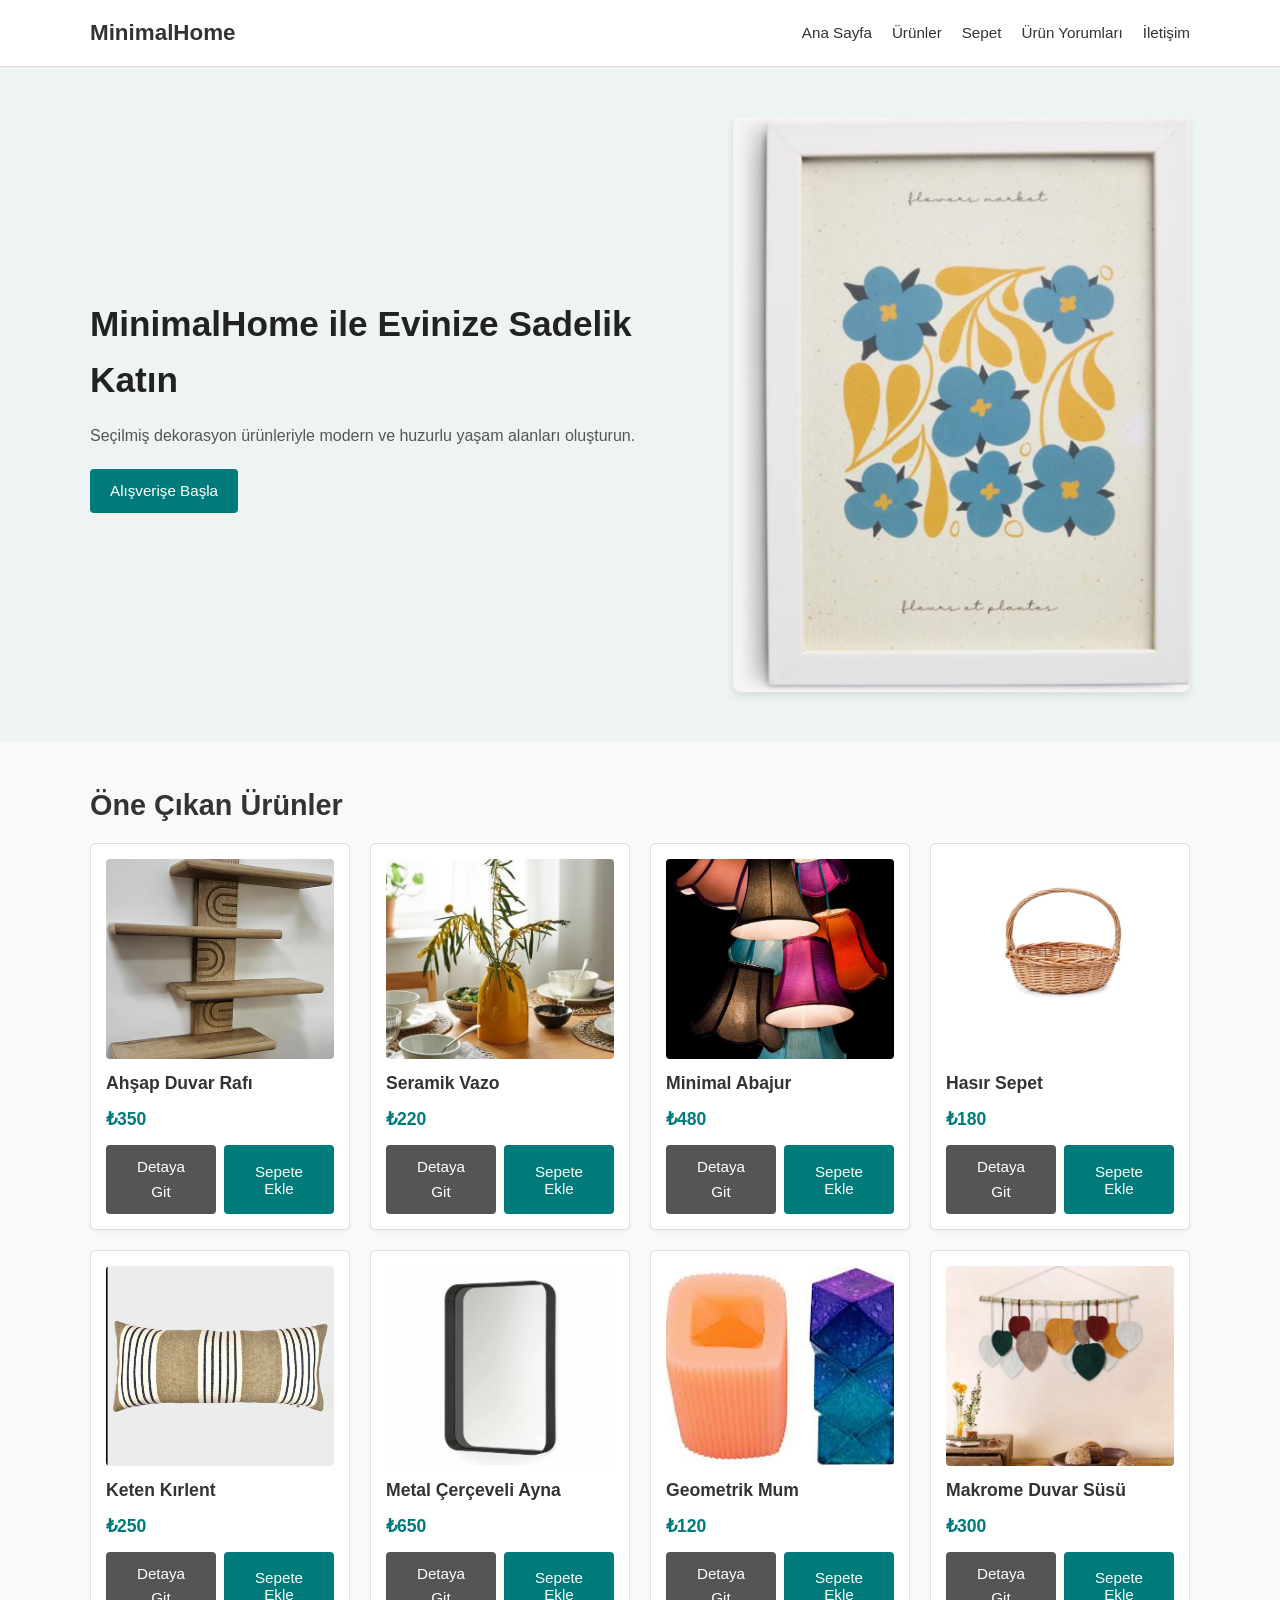
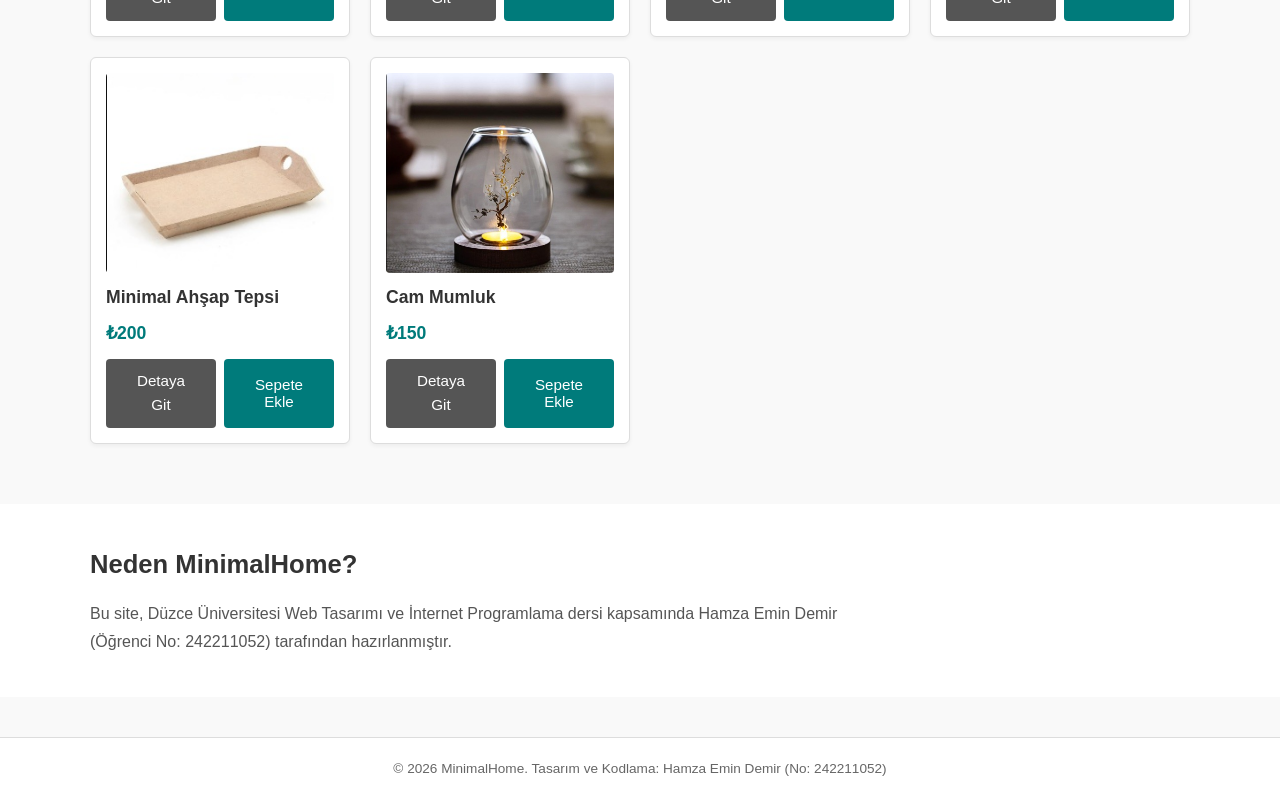
<file: index.html>
<!DOCTYPE html>
<html lang="tr">
<head>
  <meta charset="UTF-8">
  <meta name="viewport" content="width=device-width, initial-scale=1.0">
  <title>MinimalHome - Ana Sayfa</title>
  <link rel="stylesheet" href="styles/style.css">
</head>
<body>
  <header class="site-header">
    <div class="container nav-container">
      <div class="logo">
        <a href="index.html">MinimalHome</a>
      </div>
      <nav class="main-nav">
        <ul>
          <li><a href="index.html">Ana Sayfa</a></li>
          <li><a href="pages/products.html">Ürünler</a></li>
          <li><a href="pages/cart.html">Sepet</a></li>
          <li><a href="pages/reviews.html">Ürün Yorumları</a></li>
          <li><a href="pages/contact.html">İletişim</a></li>
        </ul>
      </nav>
    </div>
  </header>

  <main>
    <section class="hero">
      <div class="container hero-content">
        <div class="hero-text">
          <h1>MinimalHome ile Evinize Sadelik Katın</h1>
          <p>Seçilmiş dekorasyon ürünleriyle modern ve huzurlu yaşam alanları oluşturun.</p>
          <a href="pages/products.html" class="btn">Alışverişe Başla</a>
        </div>
        <div class="hero-image">
          <img src="img/hero.jpg" alt="Minimalist oturma odası">
        </div>
      </div>
    </section>

    <section class="featured-products">
      <div class="container">
        <h2>Öne Çıkan Ürünler</h2>

        <div class="product-grid">

          <article class="product-card" data-id="1">
            <img src="img/product1.jpg" alt="Ahşap Duvar Rafı">
            <h3>Ahşap Duvar Rafı</h3>
            <p class="price">₺350</p>
            <div class="product-actions">
              <a href="pages/product-detail.html" class="btn btn-secondary">Detaya Git</a>
              <button class="btn add-to-cart" data-id="1">Sepete Ekle</button>
            </div>
          </article>

          <article class="product-card" data-id="2">
            <img src="img/product2.jpg" alt="Seramik Vazo">
            <h3>Seramik Vazo</h3>
            <p class="price">₺220</p>
            <div class="product-actions">
              <a href="pages/product-detail.html" class="btn btn-secondary">Detaya Git</a>
              <button class="btn add-to-cart" data-id="2">Sepete Ekle</button>
            </div>
          </article>

          <article class="product-card" data-id="3">
            <img src="img/product3.jpg" alt="Minimal Abajur">
            <h3>Minimal Abajur</h3>
            <p class="price">₺480</p>
            <div class="product-actions">
              <a href="pages/product-detail.html" class="btn btn-secondary">Detaya Git</a>
              <button class="btn add-to-cart" data-id="3">Sepete Ekle</button>
            </div>
          </article>

          <article class="product-card" data-id="4">
            <img src="img/product4.jpg" alt="Hasır Sepet">
            <h3>Hasır Sepet</h3>
            <p class="price">₺180</p>
            <div class="product-actions">
              <a href="pages/product-detail.html" class="btn btn-secondary">Detaya Git</a>
              <button class="btn add-to-cart" data-id="4">Sepete Ekle</button>
            </div>
          </article>

          <article class="product-card" data-id="5">
            <img src="img/product5.jpg" alt="Keten Kırlent">
            <h3>Keten Kırlent</h3>
            <p class="price">₺250</p>
            <div class="product-actions">
              <a href="pages/product-detail.html" class="btn btn-secondary">Detaya Git</a>
              <button class="btn add-to-cart" data-id="5">Sepete Ekle</button>
            </div>
          </article>

          <article class="product-card" data-id="6">
            <img src="img/product6.jpg" alt="Metal Çerçeveli Ayna">
            <h3>Metal Çerçeveli Ayna</h3>
            <p class="price">₺650</p>
            <div class="product-actions">
              <a href="pages/product-detail.html" class="btn btn-secondary">Detaya Git</a>
              <button class="btn add-to-cart" data-id="6">Sepete Ekle</button>
            </div>
          </article>

          <article class="product-card" data-id="7">
            <img src="img/product7.jpg" alt="Geometrik Mum">
            <h3>Geometrik Mum</h3>
            <p class="price">₺120</p>
            <div class="product-actions">
              <a href="pages/product-detail.html" class="btn btn-secondary">Detaya Git</a>
              <button class="btn add-to-cart" data-id="7">Sepete Ekle</button>
            </div>
          </article>

          <article class="product-card" data-id="8">
            <img src="img/product8.jpg" alt="Makrome Duvar Süsü">
            <h3>Makrome Duvar Süsü</h3>
            <p class="price">₺300</p>
            <div class="product-actions">
              <a href="pages/product-detail.html" class="btn btn-secondary">Detaya Git</a>
              <button class="btn add-to-cart" data-id="8">Sepete Ekle</button>
            </div>
          </article>

          <article class="product-card" data-id="9">
            <img src="img/product9.jpg" alt="Minimal Ahşap Tepsi">
            <h3>Minimal Ahşap Tepsi</h3>
            <p class="price">₺200</p>
            <div class="product-actions">
              <a href="pages/product-detail.html" class="btn btn-secondary">Detaya Git</a>
              <button class="btn add-to-cart" data-id="9">Sepete Ekle</button>
            </div>
          </article>

          <article class="product-card" data-id="10">
            <img src="img/product10.jpg" alt="Cam Mumluk">
            <h3>Cam Mumluk</h3>
            <p class="price">₺150</p>
            <div class="product-actions">
              <a href="pages/product-detail.html" class="btn btn-secondary">Detaya Git</a>
              <button class="btn add-to-cart" data-id="10">Sepete Ekle</button>
            </div>
          </article>

        </div>
      </div>
    </section>

    <section class="about">
      <div class="container">
        <h2>Neden MinimalHome?</h2>
        <p>
          Bu site, Düzce Üniversitesi Web Tasarımı ve İnternet Programlama dersi kapsamında
          Hamza Emin Demir (Öğrenci No: 242211052) tarafından hazırlanmıştır.
        </p>
      </div>
    </section>
  </main>

  <footer class="site-footer">
    <div class="container footer-container">
      <p>© 2026 MinimalHome. Tasarım ve Kodlama: Hamza Emin Demir (No: 242211052)</p>
    </div>
  </footer>

  <script src="scripts/myscript.js"></script>
</body>
</html>
</file>
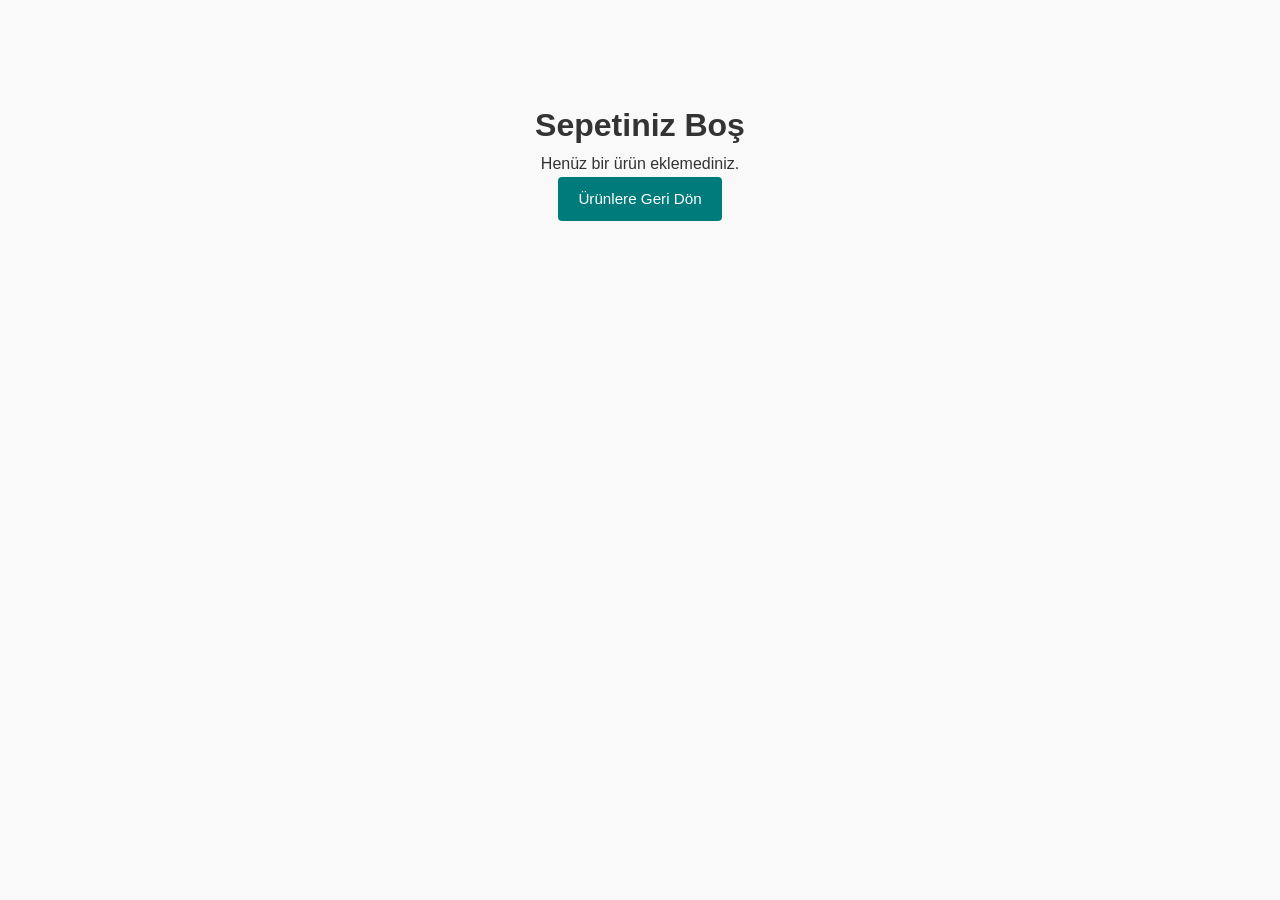
<file: pages/cart-empty.html>
<!DOCTYPE html>
<html lang="tr">
<head>
  <meta charset="UTF-8">
  <title>MinimalHome - Sepet Boş</title>
  <link rel="stylesheet" href="../styles/style.css">
</head>
<body>
  <div class="container" style="text-align: center; margin-top: 100px;">
    <h1>Sepetiniz Boş</h1>
    <p>Henüz bir ürün eklemediniz.</p>
    <a href="products.html" class="btn">Ürünlere Geri Dön</a>
  </div>
</body>
</html>
</file>
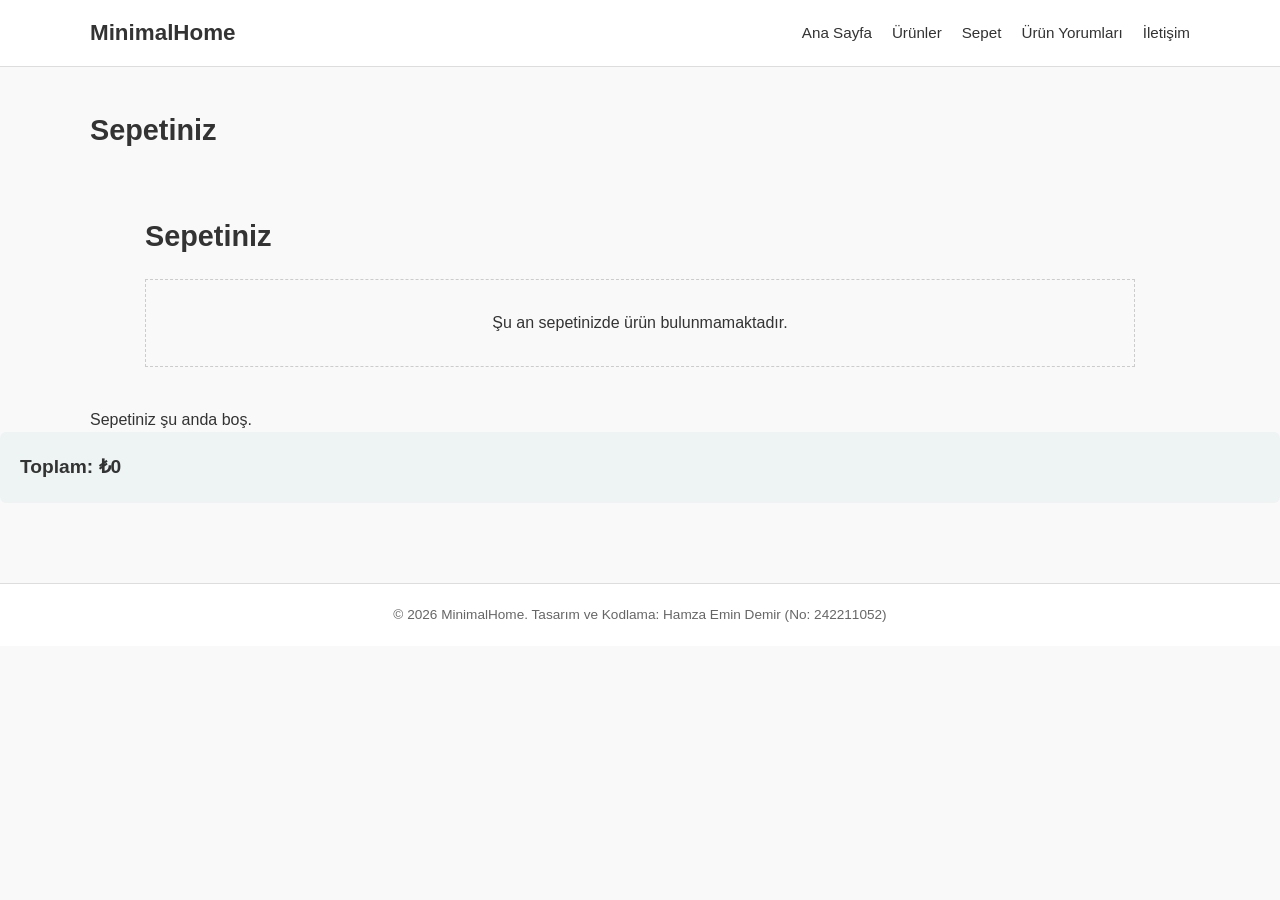
<file: pages/cart.html>
<!DOCTYPE html>
<html lang="tr">
<head>
  <meta charset="UTF-8">
  <meta name="viewport" content="width=device-width, initial-scale=1.0">
  <title>MinimalHome - Sepet</title>
  <link rel="stylesheet" href="../styles/style.css">
</head>
<body>
  <header class="site-header">
    <div class="container nav-container">
      <div class="logo">
        <a href="../index.html">MinimalHome</a>
      </div>
      <nav class="main-nav">
        <ul>
          <li><a href="../index.html">Ana Sayfa</a></li>
          <li><a href="products.html">Ürünler</a></li>
          <li><a href="cart.html">Sepet</a></li>
          <li><a href="reviews.html">Ürün Yorumları</a></li>
          <li><a href="contact.html">İletişim</a></li>
        </ul>
      </nav>
    </div>
  </header>

  <main>
    <section class="cart">
      <div class="container">
        <h1>Sepetiniz</h1>
        <section class="cart">
      <div class="container">
        <h1>Sepetiniz</h1>
        <div id="cart-container"></div>
      </div>
    </section>
          <p>Sepetiniz şu anda boş.</p>
        </div>
        <div class="cart-summary">
          <p>Toplam: <span id="cart-total">₺0</span></p>
        </div>
      </div>
    </section>
  </main>

  <footer class="site-footer">
    <div class="container footer-container">
      <p>© 2026 MinimalHome. Tasarım ve Kodlama: Hamza Emin Demir (No: 242211052)</p>
    </div>
  </footer>

  <script src="../scripts/myscript.js"></script>
</body>
</html>
</file>
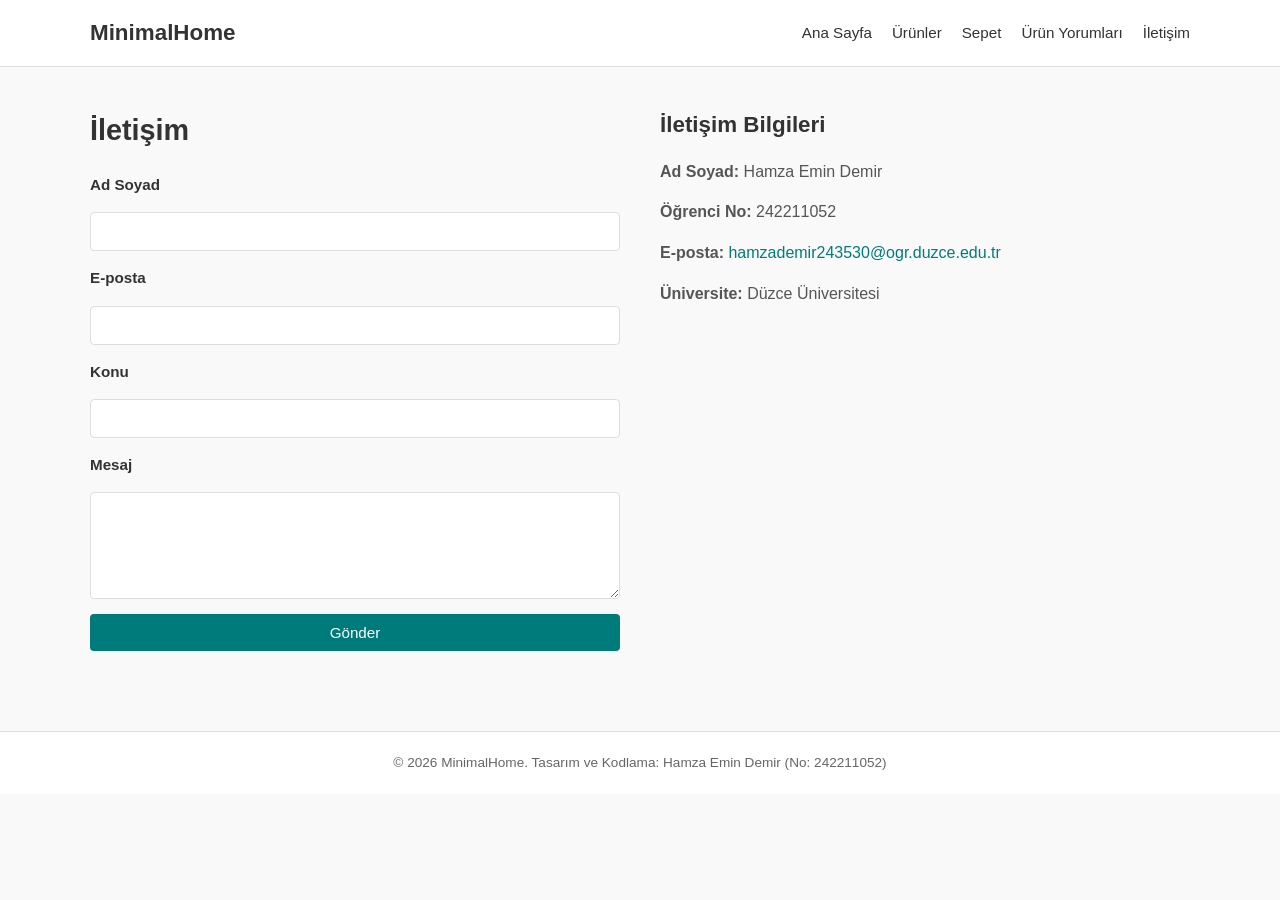
<file: pages/contact.html>
<!DOCTYPE html>
<html lang="tr">
<head>
  <meta charset="UTF-8">
  <meta name="viewport" content="width=device-width, initial-scale=1.0">
  <title>MinimalHome - İletişim</title>
  <link rel="stylesheet" href="../styles/style.css">
</head>
<body>
  <header class="site-header">
    <div class="container nav-container">
      <div class="logo">
        <a href="../index.html">MinimalHome</a>
      </div>
      <nav class="main-nav">
        <ul>
          <li><a href="../index.html">Ana Sayfa</a></li>
          <li><a href="products.html">Ürünler</a></li>
          <li><a href="cart.html">Sepet</a></li>
          <li><a href="reviews.html">Ürün Yorumları</a></li>
          <li><a href="contact.html">İletişim</a></li>
        </ul>
      </nav>
    </div>
  </header>

  <main>
    <section class="contact">
      <div class="container contact-container">
        <div class="contact-form">
          <h1>İletişim</h1>
          <form id="contact-form">
            <label for="name">Ad Soyad</label>
            <input type="text" id="name" name="name" required>

            <label for="email">E-posta</label>
            <input type="email" id="email" name="email" required>

            <label for="subject">Konu</label>
            <input type="text" id="subject" name="subject" required>

            <label for="message">Mesaj</label>
            <textarea id="message" name="message" rows="5" required></textarea>

            <button type="submit" class="btn">Gönder</button>
          </form>
          <p id="form-message"></p>
        </div>

        <div class="contact-info">
          <h2>İletişim Bilgileri</h2>
          <p><strong>Ad Soyad:</strong> Hamza Emin Demir</p>
          <p><strong>Öğrenci No:</strong> 242211052</p>
          <p><strong>E-posta:</strong> <a href="mailto:hamzademir243530@ogr.duzce.edu.tr">hamzademir243530@ogr.duzce.edu.tr</a></p>
          <p><strong>Üniversite:</strong> Düzce Üniversitesi</p>
        </div>
      </div>
    </section>
  </main>

  <footer class="site-footer">
    <div class="container footer-container">
      <p>© 2026 MinimalHome. Tasarım ve Kodlama: Hamza Emin Demir (No: 242211052)</p>
    </div>
  </footer>

  <script src="../scripts/myscript.js"></script>
</body>
</html>
</file>
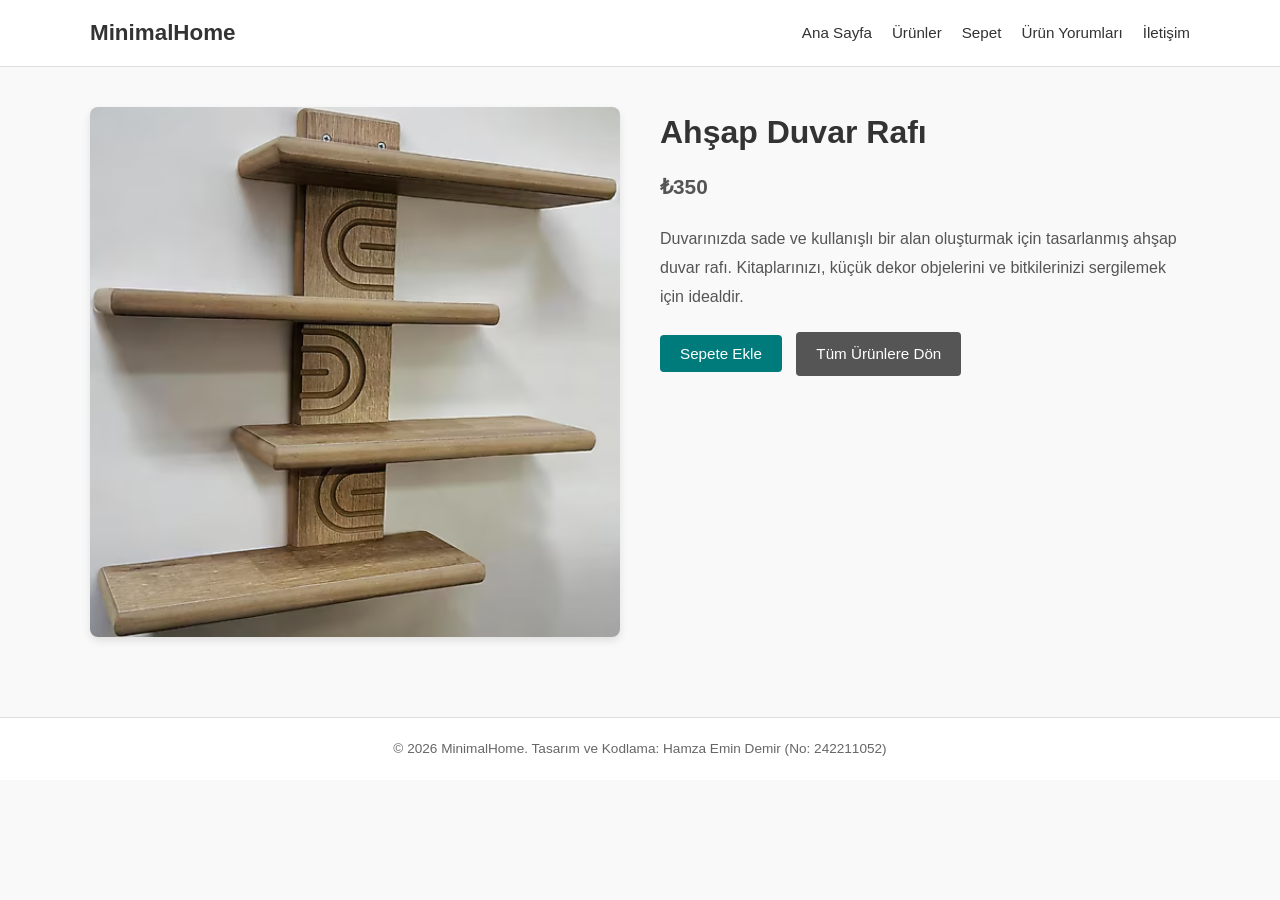
<file: pages/product-detail.html>
<!DOCTYPE html>
<html lang="tr">
<head>
  <meta charset="UTF-8">
  <meta name="viewport" content="width=device-width, initial-scale=1.0">
  <title>MinimalHome - Ahşap Duvar Rafı</title>
  <link rel="stylesheet" href="../styles/style.css">
</head>
<body>
  <header class="site-header">
    <div class="container nav-container">
      <div class="logo">
        <a href="../index.html">MinimalHome</a>
      </div>
      <nav class="main-nav">
        <ul>
          <li><a href="../index.html">Ana Sayfa</a></li>
          <li><a href="products.html">Ürünler</a></li>
          <li><a href="cart.html">Sepet</a></li>
          <li><a href="reviews.html">Ürün Yorumları</a></li>
          <li><a href="contact.html">İletişim</a></li>
        </ul>
      </nav>
    </div>
  </header>

  <main>
    <section class="product-detail">
      <div class="container detail-container">
        <div class="detail-image">
          <img src="../img/product1.jpg" alt="Ahşap Duvar Rafı">
        </div>
        <div class="detail-info">
          <h1>Ahşap Duvar Rafı</h1>
          <p class="price">₺350</p>
          <p>Duvarınızda sade ve kullanışlı bir alan oluşturmak için tasarlanmış ahşap duvar rafı. Kitaplarınızı, küçük dekor objelerini ve bitkilerinizi sergilemek için idealdir.</p>
          <button class="btn add-to-cart" data-id="1">Sepete Ekle</button>
          <a href="products.html" class="btn btn-secondary">Tüm Ürünlere Dön</a>
        </div>
      </div>
    </section>
  </main>

  <footer class="site-footer">
    <div class="container footer-container">
      <p>© 2026 MinimalHome. Tasarım ve Kodlama: Hamza Emin Demir (No: 242211052)</p>
    </div>
  </footer>

  <script src="../scripts/myscript.js"></script>
</body>
</html>
</file>
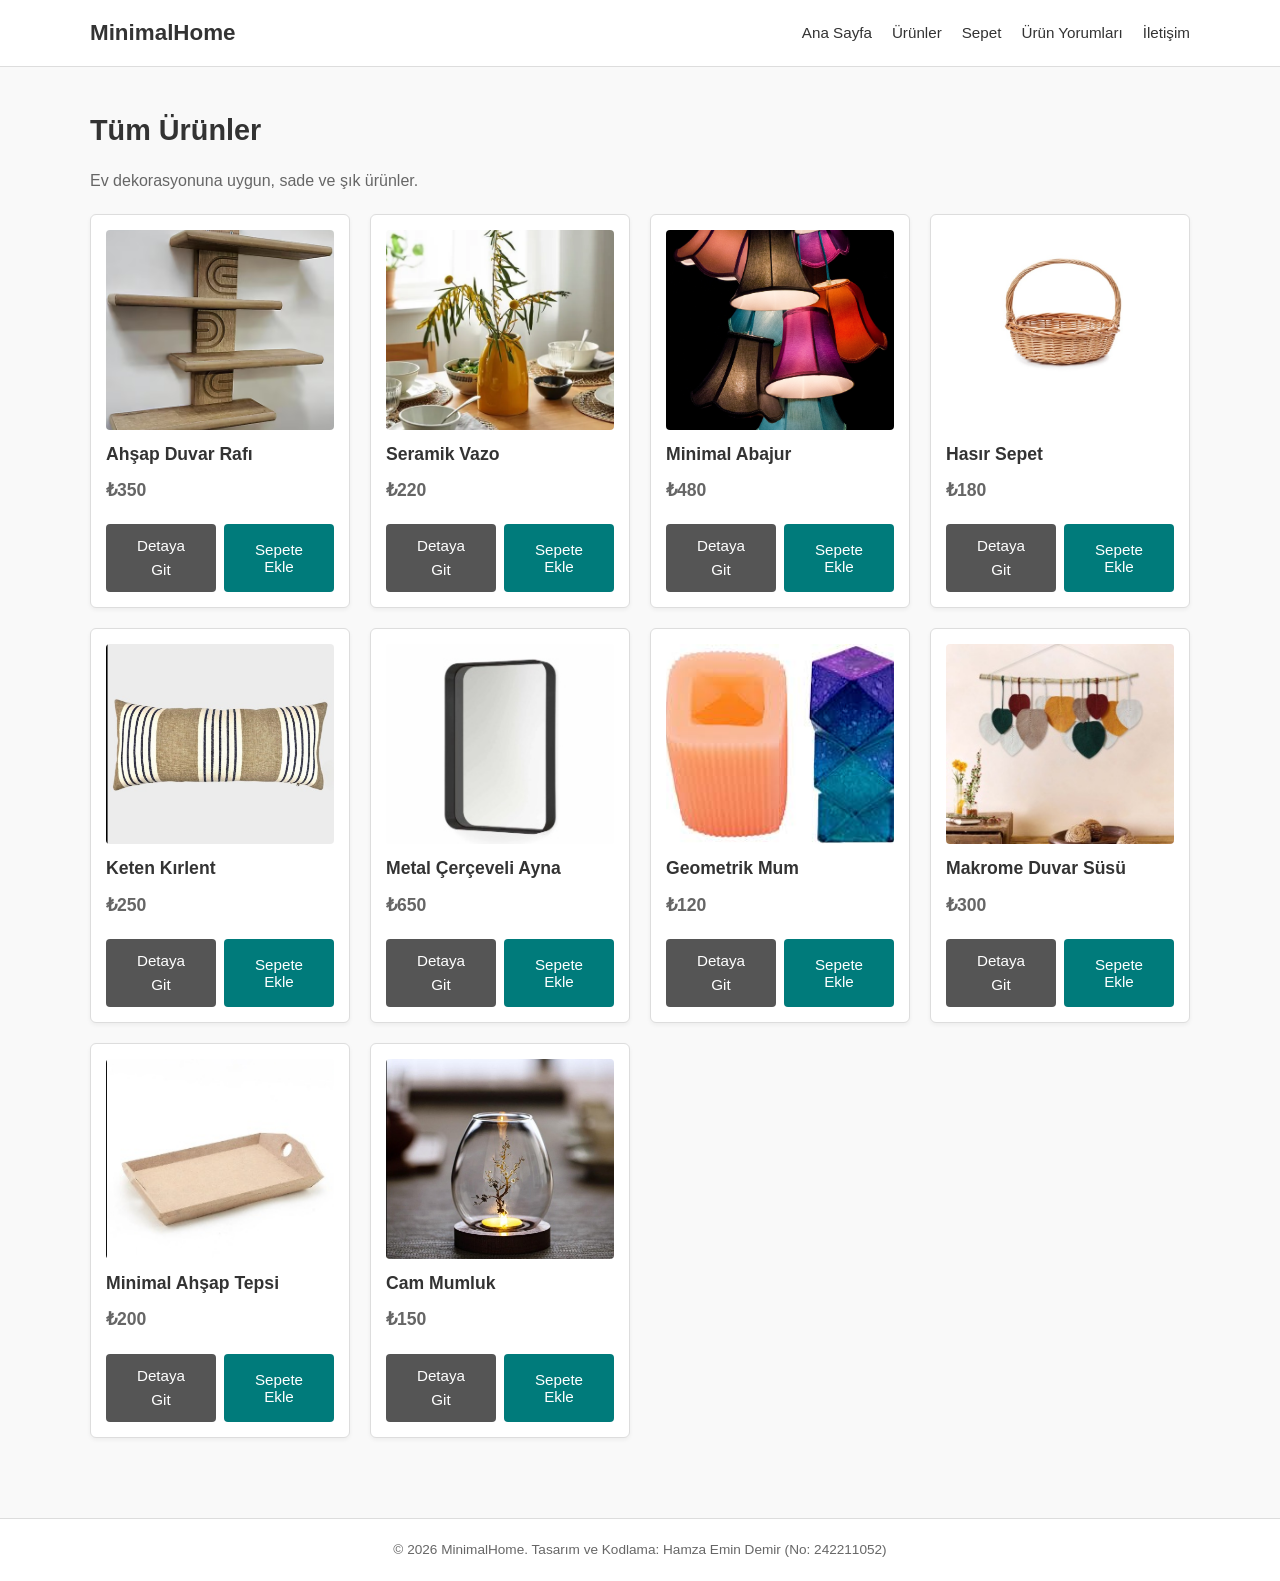
<file: pages/products.html>
<!DOCTYPE html>
<html lang="tr">
<head>
  <meta charset="UTF-8">
  <meta name="viewport" content="width=device-width, initial-scale=1.0">
  <title>MinimalHome - Ürünler</title>
  <link rel="stylesheet" href="../styles/style.css">
</head>
<body>
  <header class="site-header">
    <div class="container nav-container">
      <div class="logo"><a href="../index.html">MinimalHome</a></div>
      <nav class="main-nav">
        <ul>
          <li><a href="../index.html">Ana Sayfa</a></li>
          <li><a href="products.html">Ürünler</a></li>
          <li><a href="cart.html">Sepet</a></li>
          <li><a href="reviews.html">Ürün Yorumları</a></li>
          <li><a href="contact.html">İletişim</a></li>
        </ul>
      </nav>
    </div>
  </header>

  <main>
    <section class="products-list">
      <div class="container">
        <h1>Tüm Ürünler</h1>
        <p>Ev dekorasyonuna uygun, sade ve şık ürünler.</p>

        <div class="product-grid">
          <article class="product-card" data-id="1">
            <img src="../img/product1.jpg" alt="Ahşap Duvar Rafı">
            <h3>Ahşap Duvar Rafı</h3>
            <p class="price">₺350</p>
            <div class="product-actions">
              <a href="product-detail.html" class="btn btn-secondary">Detaya Git</a>
              <button class="btn add-to-cart" data-id="1" data-name="Ahşap Duvar Rafı" data-price="350" data-img="product1.jpg">Sepete Ekle</button>
            </div>
          </article>

          <article class="product-card" data-id="2">
            <img src="../img/product2.jpg" alt="Seramik Vazo">
            <h3>Seramik Vazo</h3>
            <p class="price">₺220</p>
            <div class="product-actions">
              <a href="product-detail.html" class="btn btn-secondary">Detaya Git</a>
              <button class="btn add-to-cart" data-id="2" data-name="Seramik Vazo" data-price="220" data-img="product2.jpg">Sepete Ekle</button>
            </div>
          </article>

          <article class="product-card" data-id="3">
            <img src="../img/product3.jpg" alt="Minimal Abajur">
            <h3>Minimal Abajur</h3>
            <p class="price">₺480</p>
            <div class="product-actions">
              <a href="product-detail.html" class="btn btn-secondary">Detaya Git</a>
              <button class="btn add-to-cart" data-id="3" data-name="Minimal Abajur" data-price="480" data-img="product3.jpg">Sepete Ekle</button>
            </div>
          </article>

          <article class="product-card" data-id="4">
            <img src="../img/product4.jpg" alt="Hasır Sepet">
            <h3>Hasır Sepet</h3>
            <p class="price">₺180</p>
            <div class="product-actions">
              <a href="product-detail.html" class="btn btn-secondary">Detaya Git</a>
              <button class="btn add-to-cart" data-id="4" data-name="Hasır Sepet" data-price="180" data-img="product4.jpg">Sepete Ekle</button>
            </div>
          </article>

          <article class="product-card" data-id="5">
            <img src="../img/product5.jpg" alt="Keten Kırlent">
            <h3>Keten Kırlent</h3>
            <p class="price">₺250</p>
            <div class="product-actions">
              <a href="product-detail.html" class="btn btn-secondary">Detaya Git</a>
              <button class="btn add-to-cart" data-id="5" data-name="Keten Kırlent" data-price="250" data-img="product5.jpg">Sepete Ekle</button>
            </div>
          </article>

          <article class="product-card" data-id="6">
            <img src="../img/product6.jpg" alt="Metal Çerçeveli Ayna">
            <h3>Metal Çerçeveli Ayna</h3>
            <p class="price">₺650</p>
            <div class="product-actions">
              <a href="product-detail.html" class="btn btn-secondary">Detaya Git</a>
              <button class="btn add-to-cart" data-id="6" data-name="Metal Çerçeveli Ayna" data-price="650" data-img="product6.jpg">Sepete Ekle</button>
            </div>
          </article>

          <article class="product-card" data-id="7">
            <img src="../img/product7.jpg" alt="Geometrik Mum">
            <h3>Geometrik Mum</h3>
            <p class="price">₺120</p>
            <div class="product-actions">
              <a href="product-detail.html" class="btn btn-secondary">Detaya Git</a>
              <button class="btn add-to-cart" data-id="7" data-name="Geometrik Mum" data-price="120" data-img="product7.jpg">Sepete Ekle</button>
            </div>
          </article>

          <article class="product-card" data-id="8">
            <img src="../img/product8.jpg" alt="Makrome Duvar Süsü">
            <h3>Makrome Duvar Süsü</h3>
            <p class="price">₺300</p>
            <div class="product-actions">
              <a href="product-detail.html" class="btn btn-secondary">Detaya Git</a>
              <button class="btn add-to-cart" data-id="8" data-name="Makrome Duvar Süsü" data-price="300" data-img="product8.jpg">Sepete Ekle</button>
            </div>
          </article>

          <article class="product-card" data-id="9">
            <img src="../img/product9.jpg" alt="Minimal Ahşap Tepsi">
            <h3>Minimal Ahşap Tepsi</h3>
            <p class="price">₺200</p>
            <div class="product-actions">
              <a href="product-detail.html" class="btn btn-secondary">Detaya Git</a>
              <button class="btn add-to-cart" data-id="9" data-name="Minimal Ahşap Tepsi" data-price="200" data-img="product9.jpg">Sepete Ekle</button>
            </div>
          </article>

          <article class="product-card" data-id="10">
            <img src="../img/product10.jpg" alt="Cam Mumluk">
            <h3>Cam Mumluk</h3>
            <p class="price">₺150</p>
            <div class="product-actions">
              <a href="product-detail.html" class="btn btn-secondary">Detaya Git</a>
              <button class="btn add-to-cart" data-id="10" data-name="Cam Mumluk" data-price="150" data-img="product10.jpg">Sepete Ekle</button>
            </div>
          </article>

        </div>
      </div>
    </section>
  </main>

  <footer class="site-footer">
    <div class="container footer-container">
      <p>© 2026 MinimalHome. Tasarım ve Kodlama: Hamza Emin Demir (No: 242211052)</p>
    </div>
  </footer>

  <script src="../scripts/myscript.js"></script>
</body>
</html>
</file>
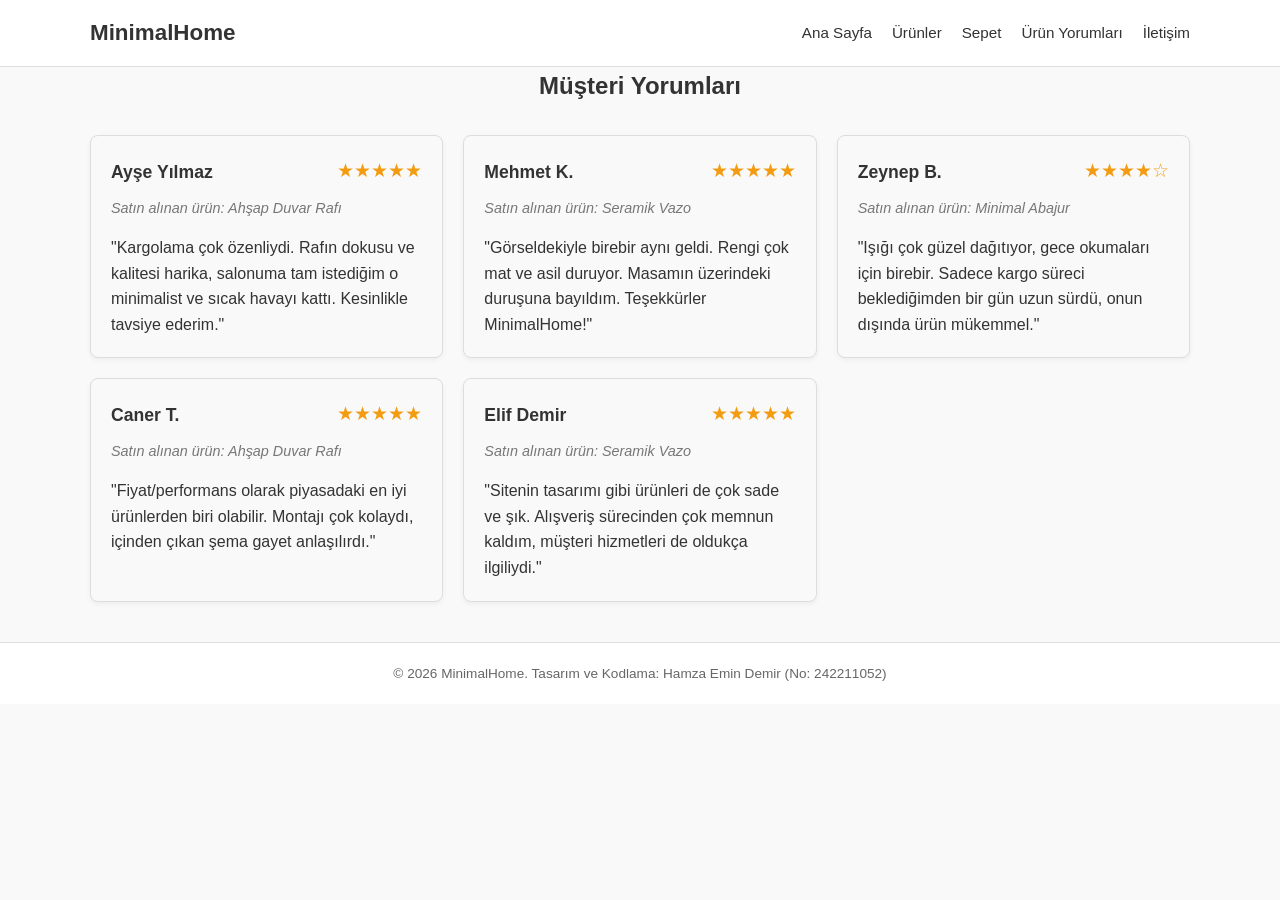
<file: pages/reviews.html>
<!DOCTYPE html>
<html lang="tr">
<head>
  <meta charset="UTF-8">
  <meta name="viewport" content="width=device-width, initial-scale=1.0">
  <title>MinimalHome - Ürün Yorumları</title>
  <link rel="stylesheet" href="../styles/style.css"> <!-- Yollar pages klasörüne göre ayarlandı -->
</head>
<body>
  <header class="site-header">
    <div class="container nav-container">
      <div class="logo">
        <a href="../index.html">MinimalHome</a>
      </div>
      <nav class="main-nav">
        <ul>
          <li><a href="../index.html">Ana Sayfa</a></li>
          <li><a href="products.html">Ürünler</a></li>
          <li><a href="cart.html">Sepet</a></li>
          <li><a href="reviews.html">Ürün Yorumları</a></li>
          <li><a href="contact.html">İletişim</a></li>
        </ul>
      </nav>
    </div>
  </header>

  <main>
    <section class="reviews-section">
      <div class="container">
        <h1 style="text-align: center; margin-bottom: 30px;">Müşteri Yorumları</h1>
        
        <div class="reviews-grid">
          
          <!-- Yorum 1 -->
          <article class="review-card">
            <div class="review-header">
              <h3>Ayşe Yılmaz</h3>
              <span class="stars">★★★★★</span>
            </div>
            <p class="product-name"><em>Satın alınan ürün: Ahşap Duvar Rafı</em></p>
            <p>"Kargolama çok özenliydi. Rafın dokusu ve kalitesi harika, salonuma tam istediğim o minimalist ve sıcak havayı kattı. Kesinlikle tavsiye ederim."</p>
          </article>

          <!-- Yorum 2 -->
          <article class="review-card">
            <div class="review-header">
              <h3>Mehmet K.</h3>
              <span class="stars">★★★★★</span>
            </div>
            <p class="product-name"><em>Satın alınan ürün: Seramik Vazo</em></p>
            <p>"Görseldekiyle birebir aynı geldi. Rengi çok mat ve asil duruyor. Masamın üzerindeki duruşuna bayıldım. Teşekkürler MinimalHome!"</p>
          </article>

          <!-- Yorum 3 -->
          <article class="review-card">
            <div class="review-header">
              <h3>Zeynep B.</h3>
              <span class="stars">★★★★☆</span>
            </div>
            <p class="product-name"><em>Satın alınan ürün: Minimal Abajur</em></p>
            <p>"Işığı çok güzel dağıtıyor, gece okumaları için birebir. Sadece kargo süreci beklediğimden bir gün uzun sürdü, onun dışında ürün mükemmel."</p>
          </article>

          <!-- Yorum 4 -->
          <article class="review-card">
            <div class="review-header">
              <h3>Caner T.</h3>
              <span class="stars">★★★★★</span>
            </div>
            <p class="product-name"><em>Satın alınan ürün: Ahşap Duvar Rafı</em></p>
            <p>"Fiyat/performans olarak piyasadaki en iyi ürünlerden biri olabilir. Montajı çok kolaydı, içinden çıkan şema gayet anlaşılırdı."</p>
          </article>

          <!-- Yorum 5 -->
          <article class="review-card">
            <div class="review-header">
              <h3>Elif Demir</h3>
              <span class="stars">★★★★★</span>
            </div>
            <p class="product-name"><em>Satın alınan ürün: Seramik Vazo</em></p>
            <p>"Sitenin tasarımı gibi ürünleri de çok sade ve şık. Alışveriş sürecinden çok memnun kaldım, müşteri hizmetleri de oldukça ilgiliydi."</p>
          </article>

        </div>
      </div>
    </section>
  </main>

  <footer class="site-footer">
    <div class="container footer-container">
      <p>© 2026 MinimalHome. Tasarım ve Kodlama: Hamza Emin Demir (No: 242211052)</p>
    </div>
  </footer>

  <script src="../scripts/myscript.js"></script>
</body>
</html>
</file>
<file: styles/style.css>
* {
  box-sizing: border-box;
  margin: 0;
  padding: 0;
}

body {
  font-family: Arial, Helvetica, sans-serif;
  color: #333;
  background-color: #f9f9f9;
  line-height: 1.6;
}

img {
  max-width: 100%;
  display: block;
}

.container {
  width: 90%;
  max-width: 1100px;
  margin: 0 auto;
}

.site-header {
  background-color: #ffffff;
  border-bottom: 1px solid #ddd;
  position: sticky;
  top: 0;
  z-index: 100;
}

.nav-container {
  display: flex;
  align-items: center;
  justify-content: space-between;
  padding: 15px 0;
}

.logo a {
  font-size: 1.4rem;
  font-weight: bold;
  color: #333;
  text-decoration: none;
}

.logo a:hover {
  color: #007b7b;
}

.main-nav ul {
  list-style: none;
  display: flex;
  gap: 20px;
}

.main-nav a {
  text-decoration: none;
  color: #333;
  font-size: 0.95rem;
  transition: color 0.3s;
}

.main-nav a:hover {
  color: #007b7b;
}

.hero {
  background-color: #eef4f4;
  padding: 50px 0;
}

.hero-content {
  display: flex;
  align-items: center;
  gap: 30px;
}

.hero-text h1 {
  font-size: 2.2rem;
  margin-bottom: 15px;
  color: #222;
}

.hero-text p {
  margin-bottom: 20px;
  color: #555;
}

.hero-image img {
  border-radius: 8px;
  box-shadow: 0 4px 8px rgba(0, 0, 0, 0.1);
}

.btn {
  display: inline-block;
  padding: 10px 20px;
  background-color: #007b7b;
  color: #fff;
  text-decoration: none;
  border: none;
  border-radius: 4px;
  font-size: 0.95rem;
  cursor: pointer;
  transition: background-color 0.3s;
}

.btn:hover {
  background-color: #005f5f;
}

.btn-secondary {
  background-color: #555;
}

.btn-secondary:hover {
  background-color: #333;
}

.featured-products,
.products-list {
  padding: 40px 0;
}

.featured-products h2,
.products-list h1 {
  margin-bottom: 15px;
  font-size: 1.8rem;
}

.products-list p {
  margin-bottom: 20px;
  color: #666;
}

.product-grid {
  display: grid;
  grid-template-columns: repeat(auto-fit, minmax(250px, 1fr));
  gap: 20px;
}

.product-card {
  background-color: #fff;
  border: 1px solid #ddd;
  padding: 15px;
  border-radius: 6px;
  box-shadow: 0 2px 4px rgba(0, 0, 0, 0.05);
  transition: box-shadow 0.3s;
}

.product-card:hover {
  box-shadow: 0 4px 12px rgba(0, 0, 0, 0.1);
}

.product-card img {
  width: 100%;
  height: 200px;
  object-fit: cover;
  border-radius: 4px;
  margin-bottom: 10px;
}

.product-card h3,
.product-card h2 {
  font-size: 1.1rem;
  margin: 8px 0;
}

.price {
  font-weight: bold;
  color: #007b7b;
  font-size: 1.1rem;
  margin-bottom: 12px;
}

.product-actions {
  display: flex;
  gap: 8px;
  flex-wrap: wrap;
}

.product-actions .btn,
.product-actions .btn-secondary {
  flex: 1;
  min-width: 100px;
  text-align: center;
}

.about {
  padding: 40px 0;
  background-color: #fff;
  margin-top: 20px;
}

.about h2 {
  margin-bottom: 15px;
  font-size: 1.6rem;
}

.about p {
  line-height: 1.8;
  color: #555;
  max-width: 800px;
}

.product-detail {
  padding: 40px 0;
}

.detail-container {
  display: flex;
  gap: 40px;
  align-items: flex-start;
}

.detail-image {
  flex: 1;
  min-width: 300px;
}

.detail-image img {
  width: 100%;
  border-radius: 8px;
  box-shadow: 0 4px 8px rgba(0, 0, 0, 0.1);
}

.detail-info {
  flex: 1;
}

.detail-info h1 {
  font-size: 2rem;
  margin-bottom: 10px;
}

.detail-info .price {
  font-size: 1.3rem;
  margin-bottom: 20px;
}

.detail-info p {
  color: #555;
  line-height: 1.8;
  margin-bottom: 20px;
}

.detail-info .btn {
  margin-right: 10px;
}

.cart {
  padding: 40px 0;
}

.cart h1 {
  margin-bottom: 20px;
  font-size: 1.8rem;
}

#cart-items {
  background-color: #fff;
  padding: 20px;
  border-radius: 6px;
  margin-bottom: 20px;
}

#cart-items ul {
  list-style: none;
}

#cart-items li {
  padding: 10px 0;
  border-bottom: 1px solid #eee;
}

#cart-items li:last-child {
  border-bottom: none;
}

.cart-summary {
  background-color: #eef4f4;
  padding: 20px;
  border-radius: 6px;
  font-size: 1.2rem;
  font-weight: bold;
}

.contact {
  padding: 40px 0;
}

.contact-container {
  display: flex;
  gap: 40px;
}

.contact-form {
  flex: 1;
}

.contact-form h1 {
  font-size: 1.8rem;
  margin-bottom: 20px;
}

.contact-form form {
  display: flex;
  flex-direction: column;
  gap: 15px;
}

.contact-form label {
  font-weight: bold;
  font-size: 0.95rem;
}

.contact-form input,
.contact-form textarea {
  padding: 10px;
  border: 1px solid #ddd;
  border-radius: 4px;
  font-family: Arial, sans-serif;
  font-size: 0.95rem;
}

.contact-form input:focus,
.contact-form textarea:focus {
  outline: none;
  border-color: #007b7b;
  box-shadow: 0 0 5px rgba(0, 123, 123, 0.2);
}

#form-message {
  margin-top: 15px;
  font-size: 1rem;
  padding: 10px;
  border-radius: 4px;
  display: none;
  background-color: #e8f5e9;
  color: #2e7d32;
  border: 1px solid #4caf50;
}

.contact-info {
  flex: 1;
}

.contact-info h2 {
  font-size: 1.4rem;
  margin-bottom: 15px;
}

.contact-info p {
  margin-bottom: 12px;
  color: #555;
  line-height: 1.8;
}

.contact-info a {
  color: #007b7b;
  text-decoration: none;
}

.contact-info a:hover {
  text-decoration: underline;
}

.site-footer {
  background-color: #ffffff;
  border-top: 1px solid #ddd;
  margin-top: 40px;
}

.footer-container {
  padding: 20px 0;
  text-align: center;
  font-size: 0.85rem;
  color: #666;
}

@media (max-width: 768px) {
  .hero-content {
    flex-direction: column;
  }

  .hero-text h1 {
    font-size: 1.6rem;
  }

  .product-grid {
    grid-template-columns: repeat(auto-fit, minmax(150px, 1fr));
  }

  .detail-container {
    flex-direction: column;
  }

  .contact-container {
    flex-direction: column;
  }

  h1 {
    font-size: 1.4rem;
  }

  h2 {
    font-size: 1.2rem;
  }
}
.cart-table {
  width: 100%;
  border-collapse: collapse;
  margin-bottom: 20px;
}

.cart-table thead {
  background-color: #eef4f4;
  font-weight: bold;
}

.cart-table th,
.cart-table td {
  padding: 12px;
  border: 1px solid #ddd;
  text-align: left;
}

.cart-table tr:hover {
  background-color: #f9f9f9;
}

.btn-delete {
  background-color: #d32f2f;
  padding: 5px 10px;
  font-size: 0.85rem;
}

.btn-delete:hover {
  background-color: #b71c1c;
}
.reviews-grid {
  display: grid;
  grid-template-columns: repeat(auto-fit, minmax(300px, 1fr));
  gap: 20px;
  margin-bottom: 40px;
}

.review-card {
  background-color: #f9f9f9;
  border: 1px solid #ddd;
  border-radius: 8px;
  padding: 20px;
  box-shadow: 0 2px 5px rgba(0,0,0,0.05);
}

.review-header {
  display: flex;
  justify-content: space-between;
  align-items: center;
  margin-bottom: 10px;
}

.review-header h3 {
  margin: 0;
  font-size: 1.1rem;
  color: #333;
}

.stars {
  color: #f39c12; /* Yıldızlar için sarı/turuncu renk */
  font-size: 1.2rem;
}

.product-name {
  font-size: 0.9rem;
  color: #777;
  margin-bottom: 15px;
}
</file>
